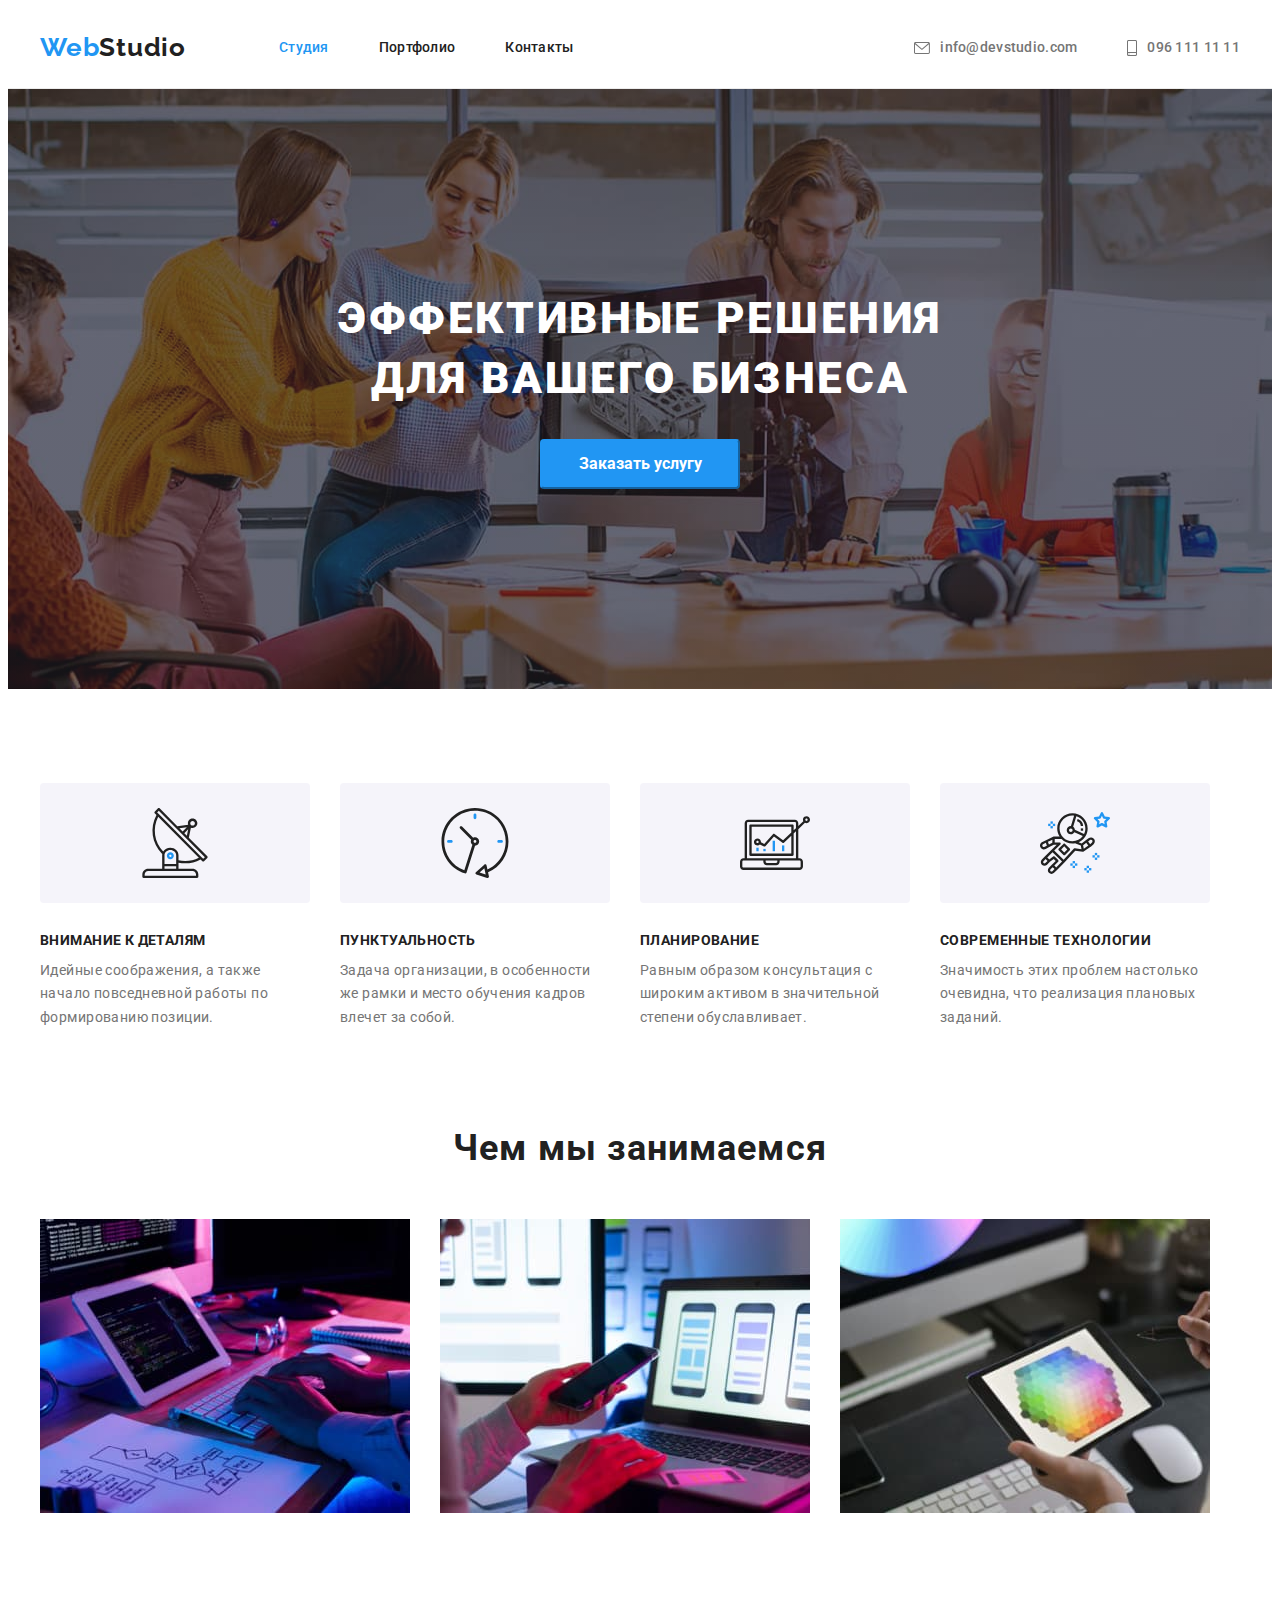
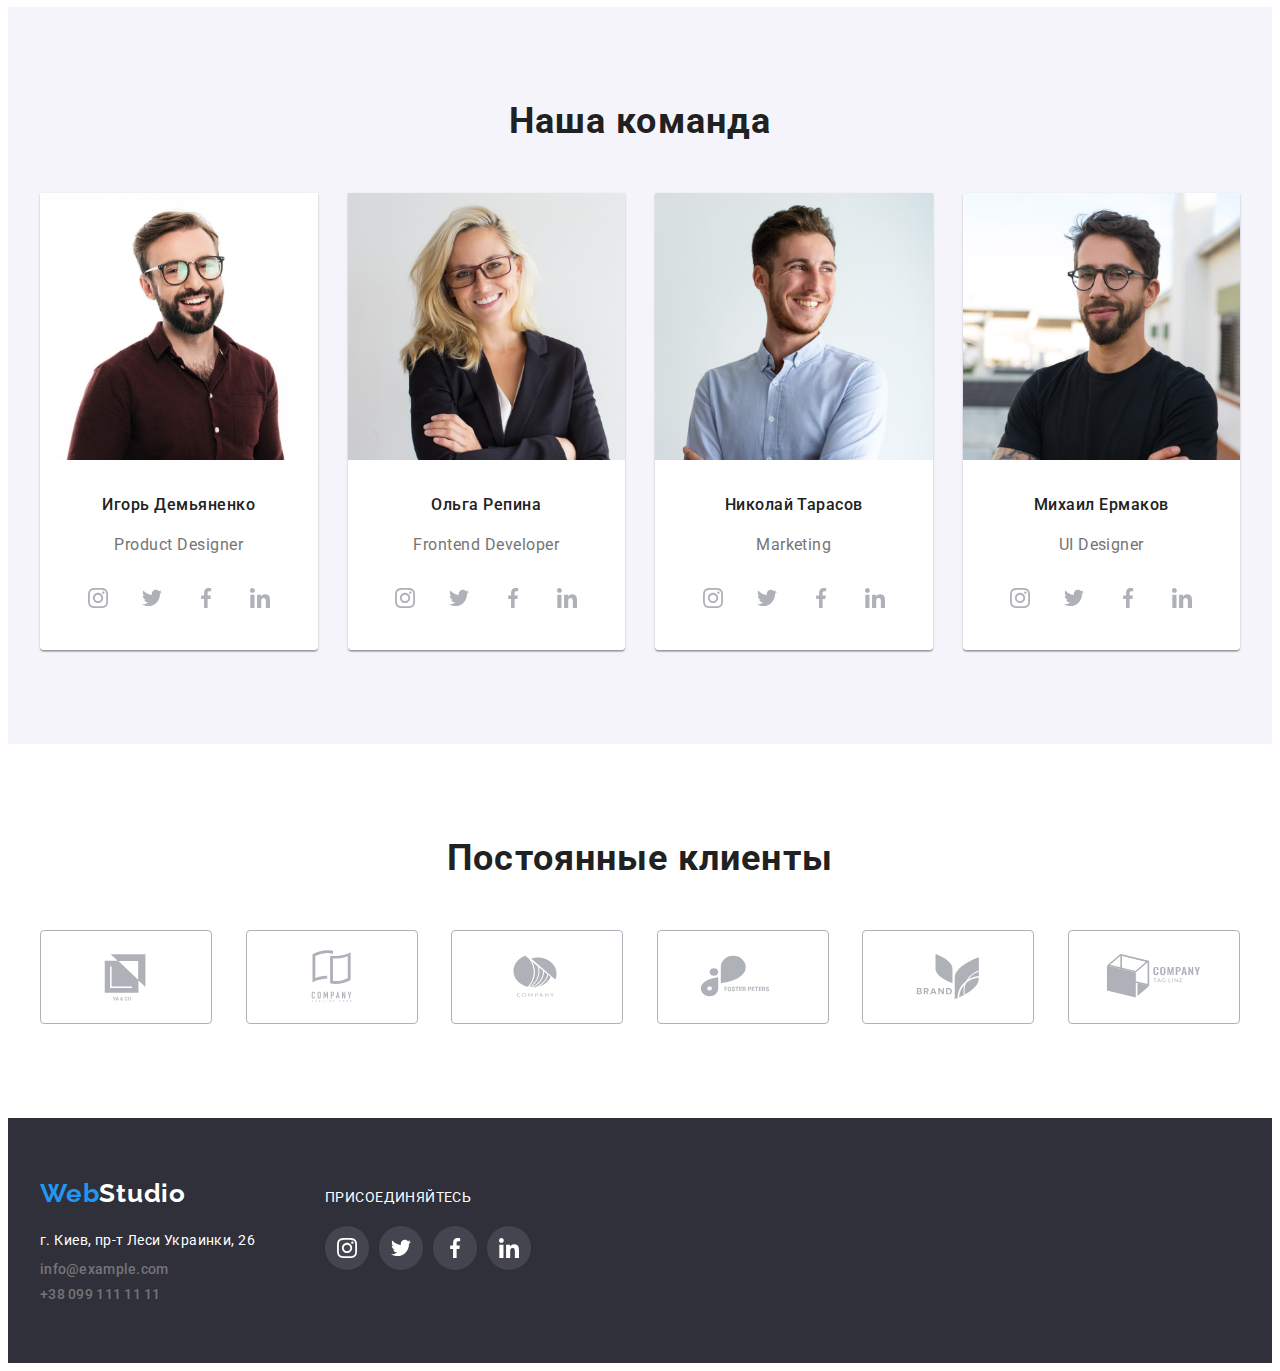
<file: index.html>
<!DOCTYPE html>
<html lang="ru">
  <head>
    <meta charset="UTF-8" />
    <meta http-equiv="X-UA-Compatible" content="IE=edge" />
    <meta name="viewport" content="width=device-width, initial-scale=1.0" />
    <title>WebStudio</title>
    <link rel="preconnect" href="https://fonts.googleapis.com" />
    <link rel="preconnect" href="https://fonts.gstatic.com" crossorigin />
    <link
      href="https://fonts.googleapis.com/css2?family=Raleway:wght@700&family=Roboto:wght@400;500;700;900&display=swap"
      rel="stylesheet"
    />
    <link
      rel="stylesheet"
      href="https://cdnjs.cloudflare.com/ajax/libs/modern-normalize/1.1.0/modern-normalize.min.css"
      integrity="sha512-wpPYUAdjBVSE4KJnH1VR1HeZfpl1ub8YT/NKx4PuQ5NmX2tKuGu6U/JRp5y+Y8XG2tV+wKQpNHVUX03MfMFn9Q=="
      crossorigin="anonymous"
      referrerpolicy="no-referrer"
    />
    <link rel="stylesheet" href="./css/styles.css" />
  </head>
  <body>
    <header class="header">
      <div class="container">
        <nav>
          <a class="logo-header" href="./index.html"><span>Web</span>Studio</a>
          <ul class="hdr-header list-none">
            <li><a class="cap-current" href="./index.html">Студия</a></li>
            <li><a class="cap" href="./portfolio.html">Портфолио</a></li>
            <li><a class="cap" href="./index.html">Контакты</a></li>
          </ul>
        </nav>
        <ul class="hdr-contact list-none">
          <li class="contacts-list">
            <a class="contact" href="mailto:info@devstudio.com">
              <svg class="icons-envelope" width="16" height="12">
                <use href="./images/icons.svg#icon-envelope"></use>
              </svg>
              info@devstudio.com</a
            >
          </li>
          <li class="contacts-list">
            <a class="contact" href="tel:+380961111111">
              <svg class="icons-tel" width="10" height="16">
                <use href="./images/icons.svg#icon-smartphone"></use>
              </svg>
              096 111 11 11</a
            >
          </li>
        </ul>
      </div>
    </header>
    <main>
      <section class="bg-main">
        <div class="container">
          <h1 class="hero-tittle">Эффективные решения для вашего бизнеса</h1>
          <button type="button" class="btn-main">Заказать услугу</button>
        </div>
      </section>

      <section class="benefits-example">
        <div class="container">
          <ul class="benefits list-none">
            <li class="benefits-list icon-antenna">
              <h4 class="benefits-tittle">Внимание к деталям</h4>
              <p>
                Идейные соображения, а также начало повседневной работы по формированию
                позиции.
              </p>
            </li>
            <li class="benefits-list icon-clock">
              <h4 class="benefits-tittle">Пунктуальность</h4>
              <p>
                Задача организации, в особенности же рамки и место обучения кадров влечет за
                собой.
              </p>
            </li>
            <li class="benefits-list icon-diagram">
              <h4 class="benefits-tittle">Планирование</h4>
              <p>
                Равным образом консультация с широким активом в значительной степени
                обуславливает.
              </p>
            </li>
            <li class="benefits-list icon-astronaut">
              <h4 class="benefits-tittle">Современные технологии</h4>
              <p>
                Значимость этих проблем настолько очевидна, что реализация плановых заданий.
              </p>
            </li>
          </ul>
        </div>
      </section>

      <section class="examples-section">
        <div class="container">
          <h2 class="what-we-do">Чем мы занимаемся</h2>
          <ul class="work-examples list-none">
            <li><img src="./images/work1.jpg" alt="работа" width="370" height="294" /></li>
            <li><img src="./images/work2.jpg" alt="работа" width="370" height="294" /></li>
            <li><img src="./images/work3.jpg" alt="работа" width="370" height="294" /></li>
          </ul>
        </div>
      </section>

      <section class="team">
        <div class="container">
          <h3>Наша команда</h3>
          <ul class="work-team list-none">
            <li class="about-team">
              <img src="./images/igor.jpg" alt="Игорь" width="270" height="260" />
              <div class="work-team-discraption">
                <h4>Игорь Демьяненко</h4>
                <p>Product Designer</p>
                <ul class="work-team-soc-list list-none">
                  <li class="work-team-soc-item">
                    <a href="" class="work-team-soclink">
                      <svg class="work-team-soclink-icon" width="20" height="20">
                        <use href="./images/icons.svg#icon-instagram"></use>
                      </svg>
                    </a>
                  </li>
                  <li class="work-team-soc-item">
                    <a href="" class="work-team-soclink">
                      <svg class="work-team-soclink-icon" width="20" height="20">
                        <use href="./images/icons.svg#icon-twitter"></use>
                      </svg>
                    </a>
                  </li>
                  <li class="work-team-soc-item">
                    <a href="" class="work-team-soclink">
                      <svg class="work-team-soclink-icon" width="20" height="20">
                        <use href="./images/icons.svg#icon-facebook"></use>
                      </svg>
                    </a>
                  </li>
                  <li class="work-team-soc-item">
                    <a href="" class="work-team-soclink">
                      <svg class="work-team-soclink-icon" width="20" height="20">
                        <use href="./images/icons.svg#icon-linkedin"></use>
                      </svg>
                    </a>
                  </li>
                </ul>
              </div>
            </li>
            <li class="about-team">
              <img src="./images/olha.jpg" alt="Ольга" width="270" height="260" />
              <div class="work-team-discraption">
                <h4>Ольга Репина</h4>
                <p>Frontend Developer</p>
                <ul class="work-team-soc-list list-none">
                  <li class="work-team-soc-item">
                    <a href="" class="work-team-soclink">
                      <svg class="work-team-soclink-icon" width="20" height="20">
                        <use href="./images/icons.svg#icon-instagram"></use>
                      </svg>
                    </a>
                  </li>
                  <li class="work-team-soc-item">
                    <a href="" class="work-team-soclink">
                      <svg class="work-team-soclink-icon" width="20" height="20">
                        <use href="./images/icons.svg#icon-twitter"></use>
                      </svg>
                    </a>
                  </li>
                  <li class="work-team-soc-item">
                    <a href="" class="work-team-soclink">
                      <svg class="work-team-soclink-icon" width="20" height="20">
                        <use href="./images/icons.svg#icon-facebook"></use>
                      </svg>
                    </a>
                  </li>
                  <li class="work-team-soc-item">
                    <a href="" class="work-team-soclink">
                      <svg class="work-team-soclink-icon" width="20" height="20">
                        <use href="./images/icons.svg#icon-linkedin"></use>
                      </svg>
                    </a>
                  </li>
                </ul>
              </div>
            </li>
            <li class="about-team">
              <img src="./images/nikolay.jpg" alt="Николай" width="270" height="260" />
              <div class="work-team-discraption">
                <h4>Николай Тарасов</h4>
                <p>Marketing</p>
                <ul class="work-team-soc-list list-none">
                  <li class="work-team-soc-item">
                    <a href="" class="work-team-soclink">
                      <svg class="work-team-soclink-icon" width="20" height="20">
                        <use href="./images/icons.svg#icon-instagram"></use>
                      </svg>
                    </a>
                  </li>
                  <li class="work-team-soc-item">
                    <a href="" class="work-team-soclink">
                      <svg class="work-team-soclink-icon" width="20" height="20">
                        <use href="./images/icons.svg#icon-twitter"></use>
                      </svg>
                    </a>
                  </li>
                  <li class="work-team-soc-item">
                    <a href="" class="work-team-soclink">
                      <svg class="work-team-soclink-icon" width="20" height="20">
                        <use href="./images/icons.svg#icon-facebook"></use>
                      </svg>
                    </a>
                  </li>
                  <li class="work-team-soc-item">
                    <a href="" class="work-team-soclink">
                      <svg class="work-team-soclink-icon" width="20" height="20">
                        <use href="./images/icons.svg#icon-linkedin"></use>
                      </svg>
                    </a>
                  </li>
                </ul>
              </div>
            </li>
            <li class="about-team">
              <img src="./images/miha.jpg" alt="Михаил" width="270" height="260" />
              <div class="work-team-discraption">
                <h4>Михаил Ермаков</h4>
                <p>UI Designer</p>
                <ul class="work-team-soc-list list-none">
                  <li class="work-team-soc-item">
                    <a href="" class="work-team-soclink">
                      <svg class="work-team-soclink-icon" width="20" height="20">
                        <use href="./images/icons.svg#icon-instagram"></use>
                      </svg>
                    </a>
                  </li>
                  <li class="work-team-soc-item">
                    <a href="" class="work-team-soclink">
                      <svg class="work-team-soclink-icon" width="20" height="20">
                        <use href="./images/icons.svg#icon-twitter"></use>
                      </svg>
                    </a>
                  </li>
                  <li class="work-team-soc-item">
                    <a href="" class="work-team-soclink">
                      <svg class="work-team-soclink-icon" width="20" height="20">
                        <use href="./images/icons.svg#icon-facebook"></use>
                      </svg>
                    </a>
                  </li>
                  <li class="work-team-soc-item">
                    <a href="" class="work-team-soclink">
                      <svg class="work-team-soclink-icon" width="20" height="20">
                        <use href="./images/icons.svg#icon-linkedin"></use>
                      </svg>
                    </a>
                  </li>
                </ul>
              </div>
            </li>
          </ul>
        </div>
      </section>
      <section class="regular-clients">
        <div class="container">
          <h2 class="regular-customers-tittle">Постоянные клиенты</h2>
          <ul class="regular-customers list-none">
            <li class="customers-list">
              <a href="" class="customers-list-link">
                <svg class="custumers-list-icon" width="106" height="60">
                  <use href="./images/icons.svg#icon-yago"></use>
                </svg>
              </a>
            </li>
            <li class="customers-list">
              <a href="" class="customers-list-link">
                <svg class="custumers-list-icon" width="106" height="60">
                  <use href="./images/icons.svg#icon-company-th"></use>
                </svg>
              </a>
            </li>
            <li class="customers-list">
              <a href="" class="customers-list-link">
                <svg class="custumers-list-icon" width="106" height="60">
                  <use href="./images/icons.svg#icon-company"></use>
                </svg>
              </a>
            </li>
            <li class="customers-list">
              <a href="" class="customers-list-link">
                <svg class="custumers-list-icon" width="106" height="60">
                  <use href="./images/icons.svg#icon-foster-peters"></use>
                </svg>
              </a>
            </li>
            <li class="customers-list">
              <a href="" class="customers-list-link">
                <svg class="custumers-list-icon" width="106" height="60">
                  <use href="./images/icons.svg#icon-brand"></use>
                </svg>
              </a>
            </li>
            <li class="customers-list">
              <a href="" class="customers-list-link">
                <svg class="custumers-list-icon" width="106" height="60">
                  <use href="./images/icons.svg#icon-company-tl"></use>
                </svg>
              </a>
            </li>
          </ul>
        </div>
      </section>
    </main>

    <footer class="bg-footer">
      <div class="container">
        <div class="footer-flex">
          <a class="logo-footer" href="./index.html"><span>Web</span>Studio</a>
          <address>
            <ul class="hdr list-none">
              <li>
                <a
                  class="contact-adress"
                  href="https://goo.gl/maps/qadkMELX9ctfgKhd9"
                  target="_blank"
                  >г. Киев, пр-т Леси Украинки, 26</a
                >
              </li>
              <li><a class="contact" href="mailto:info@example.com">info@example.com</a></li>
              <li><a class="contact" href="tel:+380991111111">+38 099 111 11 11</a></li>
            </ul>
          </address>
        </div>
        <div class="footer-flex contacts-icon">
          <p class="footer-text">присоединяйтесь</p>
          <ul class="footer-contacts-list list-none">
            <li class="work-footer-soc-item">
              <a href="" class="work-footer-soclink">
                <svg class="contact-soclink-icon" width="20" height="20">
                  <use href="./images/icons.svg#icon-instagram"></use>
                </svg>
              </a>
            </li>
            <li class="work-footer-soc-item">
              <a href="" class="work-footer-soclink">
                <svg class="contact-soclink-icon" width="20" height="20">
                  <use href="./images/icons.svg#icon-twitter"></use>
                </svg>
              </a>
            </li>
            <li class="work-footer-soc-item">
              <a href="" class="work-footer-soclink">
                <svg class="contact-soclink-icon" width="20" height="20">
                  <use href="./images/icons.svg#icon-facebook"></use>
                </svg>
              </a>
            </li>
            <li class="work-footer-soc-item">
              <a href="" class="work-footer-soclink">
                <svg class="contact-soclink-icon" width="20" height="20">
                  <use href="./images/icons.svg#icon-linkedin"></use>
                </svg>
              </a>
            </li>
          </ul>
        </div>
      </div>
    </footer>
  </body>
</html>
</file>
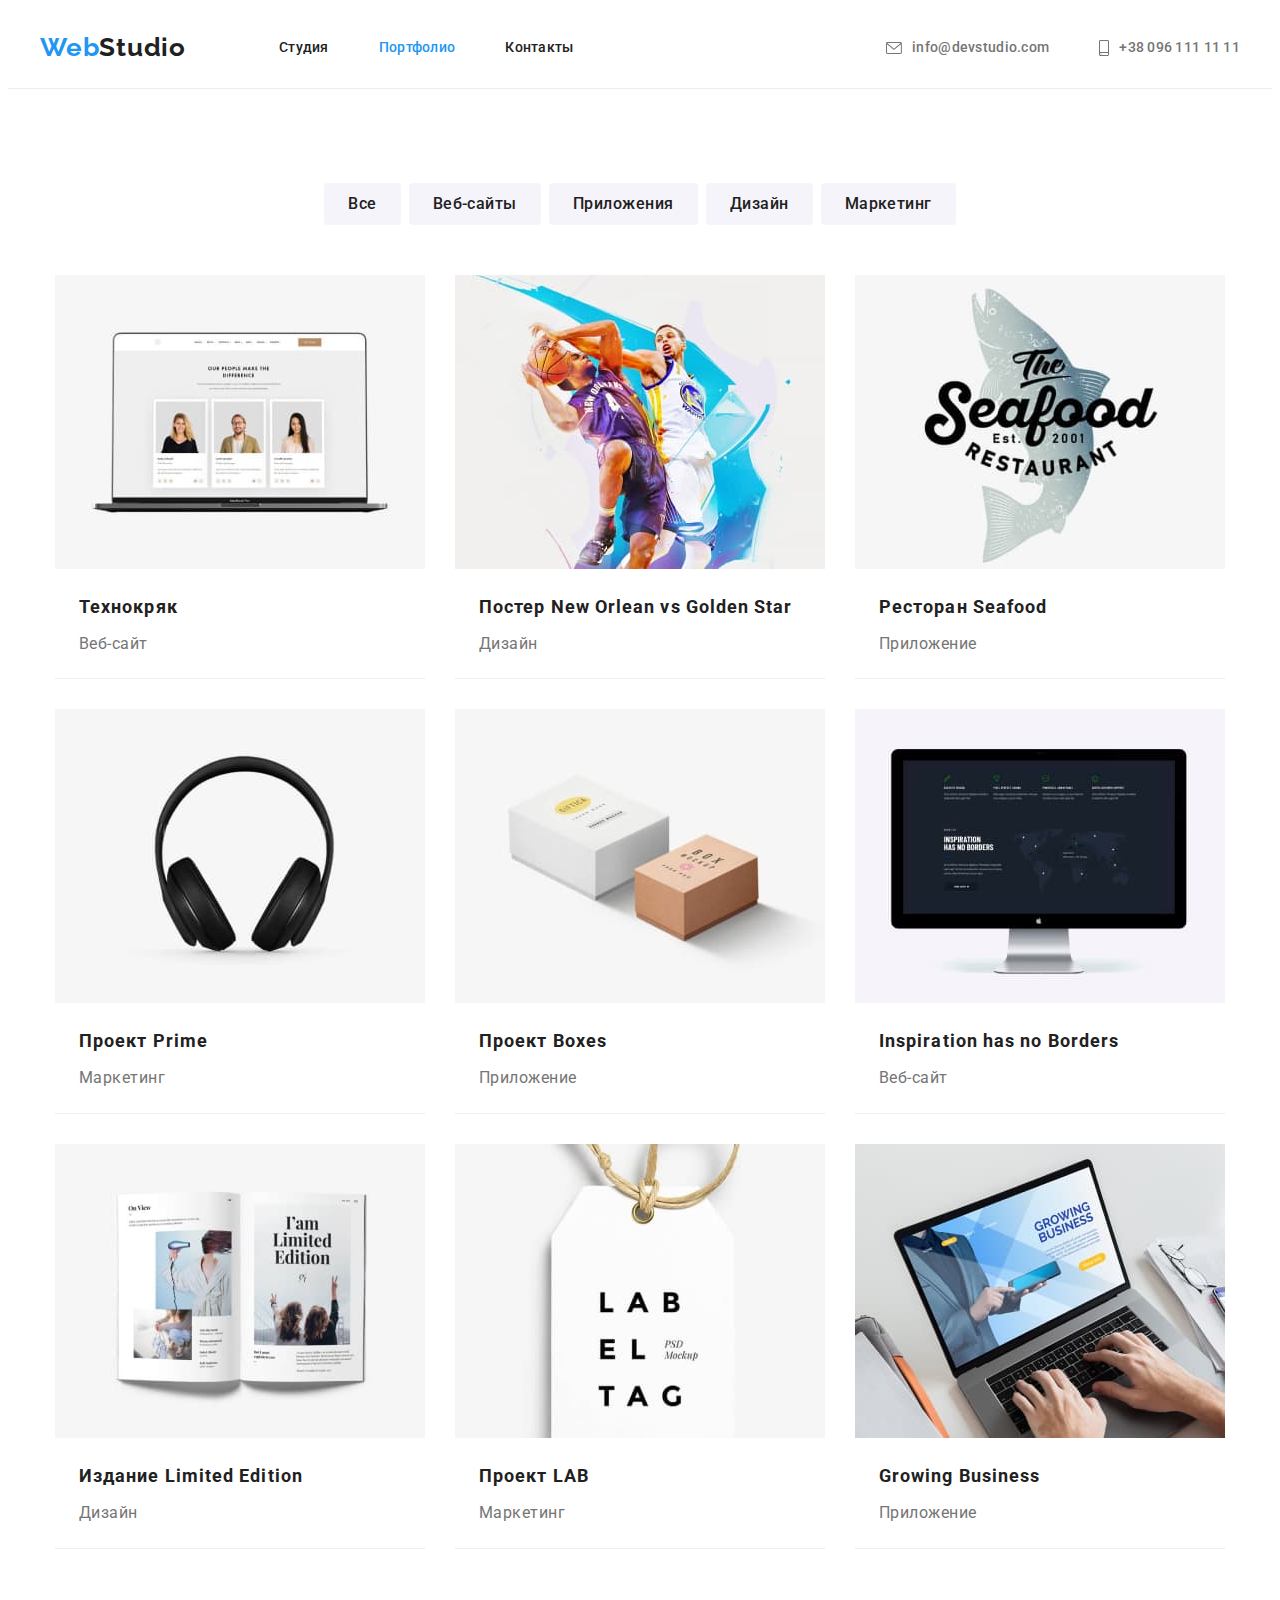
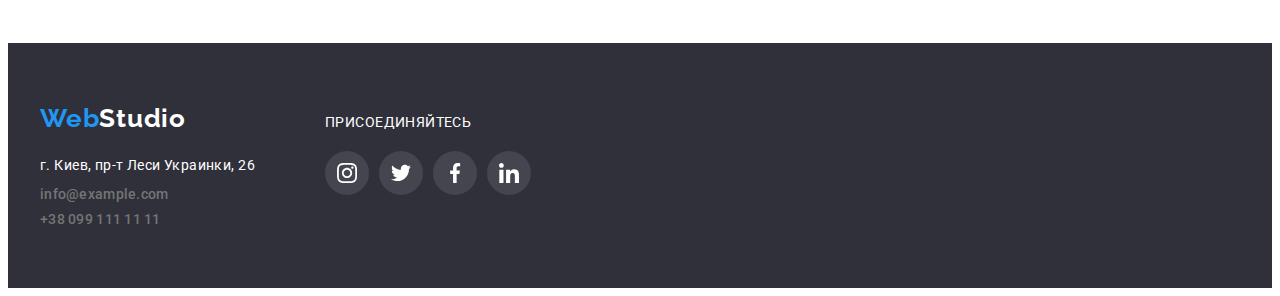
<file: portfolio.html>
<!DOCTYPE html>
<html lang="en">
  <head>
    <meta charset="UTF-8" />
    <meta http-equiv="X-UA-Compatible" content="IE=edge" />
    <meta name="viewport" content="width=device-width, initial-scale=1.0" />
    <title>Portfolio</title>
    <link rel="preconnect" href="https://fonts.googleapis.com" />
    <link rel="preconnect" href="https://fonts.gstatic.com" crossorigin />
    <link
      href="https://fonts.googleapis.com/css2?family=Raleway:wght@700&family=Roboto:wght@400;500;700;900&display=swap"
      rel="stylesheet"
    />
    <link
      rel="stylesheet"
      href="https://cdnjs.cloudflare.com/ajax/libs/modern-normalize/1.1.0/modern-normalize.min.css"
      integrity="sha512-wpPYUAdjBVSE4KJnH1VR1HeZfpl1ub8YT/NKx4PuQ5NmX2tKuGu6U/JRp5y+Y8XG2tV+wKQpNHVUX03MfMFn9Q=="
      crossorigin="anonymous"
      referrerpolicy="no-referrer"
    />
    <link rel="stylesheet" href="./css/styles.css" />
  </head>
  <body>
    <header class="header">
      <div class="container">
        <a class="logo-header" href="./index.html"><span>Web</span>Studio</a>
        <nav>
          <ul class="hdr-header list-none">
            <li><a class="cap" href="./index.html">Студия</a></li>
            <li><a class="cap-current" href="./portfolio.html">Портфолио</a></li>
            <li><a class="cap" href="./index.html">Контакты</a></li>
          </ul>
        </nav>
        <ul class="hdr-contact list-none">
          <li class="contacts-list">
            <a class="contact" href="mailto:info@devstudio.com"
              ><svg class="icons-envelope" width="16" height="12">
                <use href="./images/icons.svg#icon-envelope"></use></svg
              >info@devstudio.com</a
            >
          </li>
          <li class="contacts-list">
            <a class="contact" href="tel:+380961111111">
              <svg class="icons-tel" width="10" height="16">
                <use href="./images/icons.svg#icon-smartphone"></use></svg
              >+38 096 111 11 11</a
            >
          </li>
        </ul>
      </div>
    </header>
    <main>
      <section class="portfolio-examples">
        <div class="container">
          <h2 class="visually-hidden">Кнопки</h2>
          <ul class="menu-btn list-none">
            <li><button type="button" class="btn">Все</button></li>
            <li><button type="button" class="btn">Веб-сайты</button></li>
            <li><button type="button" class="btn">Приложения</button></li>
            <li><button type="button" class="btn">Дизайн</button></li>
            <li><button type="button" class="btn">Маркетинг</button></li>
          </ul>
          <ul class="examples list-none">
            <li class="examples-list">
              <a class="examples-list-link" href="">
                <img src="./images/portfolio/img1.jpg" alt="img1" width="370" height="294" />
                <div class="portfolio-examles-discraption">
                  <h4>Технокряк</h4>
                  <p>Веб-сайт</p>
                </div>
              </a>
            </li>
            <li class="examples-list">
              <a class="examples-list-link" href="">
                <img src="./images/portfolio/img2.jpg" alt="img2" width="370" height="294" />
                <div class="portfolio-examles-discraption">
                  <h4>Постер New Orlean vs Golden Star</h4>
                  <p>Дизайн</p>
                </div>
              </a>
            </li>
            <li class="examples-list">
              <a class="examples-list-link" href="">
                <img src="./images/portfolio/img3.jpg" alt="img3" width="370" height="294" />

                <div class="portfolio-examles-discraption">
                  <h4>Ресторан Seafood</h4>
                  <p>Приложение</p>
                </div>
              </a>
            </li>
            <li class="examples-list">
              <a class="examples-list-link" href="">
                <img src="./images/portfolio/img4.jpg" alt="img4" width="370" height="294" />
                <div class="portfolio-examles-discraption">
                  <h4>Проект Prime</h4>
                  <p>Маркетинг</p>
                </div>
              </a>
            </li>
            <li class="examples-list">
              <a class="examples-list-link" href="">
                <img src="./images/portfolio/img5.jpg" alt="img5" width="370" height="294" />
                <div class="portfolio-examles-discraption">
                  <h4>Проект Boxes</h4>
                  <p>Приложение</p>
                </div>
              </a>
            </li>
            <li class="examples-list">
              <a class="examples-list-link" href="">
                <img src="./images/portfolio/img6.jpg" alt="img6" width="370" height="294" />
                <div class="portfolio-examles-discraption">
                  <h4>Inspiration has no Borders</h4>
                  <p>Веб-сайт</p>
                </div>
              </a>
            </li>
            <li class="examples-list">
              <a class="examples-list-link" href="">
                <img src="./images/portfolio/img7.jpg" alt="img7" width="370" height="294" />
                <div class="portfolio-examles-discraption">
                  <h4>Издание Limited Edition</h4>
                  <p>Дизайн</p>
                </div>
              </a>
            </li>
            <li class="examples-list">
              <a class="examples-list-link" href="">
                <img src="./images/portfolio/img8.jpg" alt="img8" width="370" height="294" />
                <div class="portfolio-examles-discraption">
                  <h4>Проект LAB</h4>
                  <p>Маркетинг</p>
                </div>
              </a>
            </li>
            <li class="examples-list">
              <a class="examples-list-link" href="">
                <img src="./images/portfolio/img9.jpg" alt="img9" width="370" height="294" />
                <div class="portfolio-examles-discraption">
                  <h4>Growing Business</h4>
                  <p>Приложение</p>
                </div>
              </a>
            </li>
          </ul>
        </div>
      </section>
    </main>
    <footer class="bg-footer">
      <div class="container">
        <div class="footer-flex">
          <a class="logo-footer" href="./index.html"><span>Web</span>Studio</a>
          <address>
            <ul class="hdr list-none">
              <li>
                <a
                  class="contact-adress"
                  href="https://goo.gl/maps/qadkMELX9ctfgKhd9"
                  target="_blank"
                  >г. Киев, пр-т Леси Украинки, 26</a
                >
              </li>
              <li><a class="contact" href="mailto:info@example.com">info@example.com</a></li>
              <li><a class="contact" href="tel:+380991111111">+38 099 111 11 11</a></li>
            </ul>
          </address>
        </div>
        <div class="footer-flex contacts-icon">
          <p class="footer-text">присоединяйтесь</p>
          <ul class="footer-contacts-list list-none">
            <li class="work-footer-soc-item">
              <a href="" class="work-footer-soclink">
                <svg class="contact-soclink-icon" width="20" height="20">
                  <use href="./images/icons.svg#icon-instagram"></use>
                </svg>
              </a>
            </li>
            <li class="work-footer-soc-item">
              <a href="" class="work-footer-soclink">
                <svg class="contact-soclink-icon" width="20" height="20">
                  <use href="./images/icons.svg#icon-twitter"></use>
                </svg>
              </a>
            </li>
            <li class="work-footer-soc-item">
              <a href="" class="work-footer-soclink">
                <svg class="contact-soclink-icon" width="20" height="20">
                  <use href="./images/icons.svg#icon-facebook"></use>
                </svg>
              </a>
            </li>
            <li class="work-footer-soc-item">
              <a href="" class="work-footer-soclink">
                <svg class="contact-soclink-icon" width="20" height="20">
                  <use href="./images/icons.svg#icon-linkedin"></use>
                </svg>
              </a>
            </li>
          </ul>
        </div>
      </div>
    </footer>
  </body>
</html>
</file>
<file: css/styles.css>
/* шрифти: Roboto 400 500 700 900, Raleway(лого) 700 */
.visually-hidden {
  position: absolute;
  white-space: nowrap;
  width: 1px;
  height: 1px;
  overflow: hidden;
  border: 0;
  padding: 0;
  clip: rect(0 0 0 0);
  clip-path: inset(50%);
  margin: -1px;
}

:root {
  --main-text-color: #212121;
  --main-focus-text-blue: #2196f3;
  --main-white-color: #ffffff;
  --color-contact: #757575;
  --color-footer: #2f303a;
  --color-bg-btn: #f5f4fa;
  --icons-main: rgba(175, 177, 184, 1);
}
/* загальне до всіх сторінок застосовується */
p,
h1,
h2,
h3,
h4 {
  margin: 0;
}
ul,
ol {
  margin: 0;
  padding-left: 0;
}
button {
  cursor: pointer;
}
img {
  display: block;
  width: 100%;
  height: auto;
}
body {
  font-family: "Roboto", sans-serif;
  font-style: normal;
  color: var(--main-text-color);
}
[href] {
  text-decoration: none;
}
.list-none {
  list-style-type: none;
}
/* ----------------------------------------------------------- */

/* лого */

.logo-header {
  display: block;
  font-family: "Raleway", sans-serif;
  font-style: normal;
  font-weight: 700;
  font-size: 26px;
  line-height: 1.19;
  letter-spacing: 0.03em;
  padding-top: 24px;
  padding-bottom: 25px;
}
.logo-footer > span {
  color: var(--main-focus-text-blue);
}
.logo-footer {
  color: var(--main-white-color);
}
.logo-header > span {
  color: var(--main-focus-text-blue);
}
.logo-header {
  color: var(--main-text-color);
  margin-right: 93px;
}
.header .container {
  display: flex;
}
.header nav {
  display: flex;
}
.header nav li:not(:last-child) {
  margin-right: 50px;
}
.hdr-contact {
  display: flex;
  align-items: center;
  margin-left: auto;
}
.hdr-contact li:not(:last-child) {
  margin-right: 50px;
}

.hdr-header {
  display: flex;
  align-items: center;
}
.cap,
.cap-current {
  display: block;
}
.hdr-contact .contact {
  display: block;
}
.bg-main .container {
  display: flex;
  flex-direction: column;
  align-items: center;
}
/* вибрана сторінка, постійно підсвічується в меню */
.hdr .cap-current {
  font-weight: 500;
  font-size: 14px;
  line-height: 1.14;
  letter-spacing: 0.02em;
  color: var(--main-focus-text-blue);
}
.hdr-header .cap-current {
  font-weight: 500;
  font-size: 14px;
  line-height: 1.14;
  letter-spacing: 0.02em;
  color: var(--main-focus-text-blue);
}
.hdr-header .cap {
  font-weight: 500;
  font-size: 14px;
  line-height: 1.14;
  letter-spacing: 0.02em;
  text-decoration: var(--main-text-color);
  color: inherit;
}
.hdr-header .cap:hover,
.hdr-header .cap:focus,
.hdr-header .cap:active {
  color: var(--main-focus-text-blue);
}

/* меню */
.hdr .cap {
  font-weight: 500;
  font-size: 14px;
  line-height: 1.14;
  letter-spacing: 0.02em;
  text-decoration: var(--main-text-color);
  color: inherit;
}
.hdr .cap:hover,
.hdr .cap:focus,
.hdr .cap:active {
  color: var(--main-focus-text-blue);
}
/* телефон та мейл в header і footer */
.contact-adress {
  display: block;
  color: var(--main-white-color);
  font-family: "Roboto";
  font-style: normal;
  font-weight: 400;
  font-size: 14px;
  line-height: 1.71;
  letter-spacing: 0.03em;
}
.contact-adress:hover,
.contact-adress:focus {
  color: var(--main-focus-text-blue);
}

.hdr-contact .contact {
  font-style: normal;
  font-weight: 500;
  font-size: 14px;
  line-height: 1.14;
  letter-spacing: 0.02em;
  color: var(--color-contact);
}
.hdr-contact .contact:hover,
.hdr-contact .contact:focus,
.hdr-contact .contact:active {
  color: var(--main-focus-text-blue);
}

.hdr .contact {
  display: block;
  font-style: normal;
  font-weight: 500;
  font-size: 14px;
  line-height: 1.14;
  letter-spacing: 0.02em;
  color: var(--color-contact);
}
.hdr .contact:hover,
.hdr .contact:focus,
.hdr .contact:active {
  color: var(--main-focus-text-blue);
}
.contacts-list .contact {
  display: flex;
  align-items: center;
}
.icons-envelope {
  margin-right: 10px;
  fill: currentColor;
}

.icons-tel {
  margin-right: 10px;
  fill: currentColor;
}

/* головна сторінка */
.bg-main {
  padding-top: 200px;
  padding-bottom: 200px;
  text-align: center;
  background-color: var(--color-footer);
  color: var(--main-white-color);
  background-image: linear-gradient(rgba(47, 48, 58, 0.4), rgba(47, 48, 58, 0.4)),
    url(../images/bg-main.jpg);

  background-repeat: no-repeat;
  background-position: center;
  background-size: cover;
  max-width: 1600px;
  margin: 0 auto;
}
.hero-tittle {
  width: 696px;
  font-weight: 900;
  font-size: 44px;
  line-height: 1.36;
  letter-spacing: 0.06em;
  text-transform: uppercase;
  color: var(--main-white-color);
  text-align: center;
  margin-bottom: 30px;
}
/* кнопка на головній */
.btn-main {
  display: block;
  text-align: center;
  background-color: var(--main-focus-text-blue);
  color: var(--main-white-color);
  border-color: var(--main-focus-text-blue);
  font-weight: 700;
  font-size: 16px;
  line-height: 1.87;
  width: 200px;
  height: 50px;
  font-family: inherit;
  border-radius: 4px;
}
.benefits h4 {
  font-weight: 700;
  font-size: 14px;
  line-height: 1.14;
  letter-spacing: 0.03em;
  text-transform: uppercase;
  width: 270px;
}
.benefits p {
  font-size: 14px;
  line-height: 1.71;
  letter-spacing: 0.03em;
  color: var(--color-contact);
  width: 270px;
  height: 75px;
}
.benefits {
  display: flex;
}
.benefits li:not(:last-child) {
  margin-right: 30px;
}
.benefits-tittle {
  margin-bottom: 10px;
}
.benefits-example {
  padding-top: 94px;
  padding-bottom: 94px;
}
.benefits-list::before {
  display: block;
  content: "";
  height: 120px;
  background-color: var(--color-bg-btn);
  background-position: center;
  background-repeat: no-repeat;
  border-radius: 4px;
  margin-bottom: 30px;
}
.icon-antenna::before {
  background-image: url(../images/antenna.svg);
}
.icon-clock::before {
  background-image: url(..//images/clock.svg);
}
.icon-diagram::before {
  background-image: url(..//images/diagram.svg);
}
.icon-astronaut::before {
  background-image: url(..//images/astronaut.svg);
}
.examples-section {
  padding-bottom: 94px;
}

.examples-list:not(:nth-last-child(-n + 3)) {
  margin-bottom: 30px;
}
.examples-list {
  border-bottom: 1px solid rgba(238, 238, 238, 1);
}
.examples-list-link:hover,
.examples-list-link:focus {
  box-shadow: 0px 1px 1px rgba(0, 0, 0, 0.12), 0px 4px 4px rgba(0, 0, 0, 0.06),
    1px 4px 6px rgba(0, 0, 0, 0.16);
}
.examples-list-link {
  display: inline-block;
}
.team {
  text-align: center;
  padding-top: 94px;
  padding-bottom: 94px;
  background-color: #f5f4fa;
}
.what-we-do {
  font-weight: 700;
  font-size: 36px;
  line-height: 1.16;
  text-align: center;
  letter-spacing: 0.03em;
}
.work-examples {
  display: flex;
}
.work-examples li:not(:last-child) {
  margin-right: 30px;
}
.team h3 {
  text-align: center;
  font-weight: 700;
  font-size: 36px;
  line-height: 1.16;
  letter-spacing: 0.03em;
  margin-bottom: 50px;
}
.what-we-do {
  margin-bottom: 50px;
}
.work-team {
  display: flex;
}
.about-team:not(:last-child) {
  margin-right: 30px;
}

.about-team {
  box-shadow: 0px 1px 3px rgba(0, 0, 0, 0.12), 0px 1px 1px rgba(0, 0, 0, 0.14),
    0px 2px 1px rgba(0, 0, 0, 0.2);
  border-radius: 0px 0px 4px 4px;
}

.team h4 {
  font-weight: 500;
  font-size: 16px;
  line-height: 1.87;
  letter-spacing: 0.03em;
  margin-bottom: 10px;
}
.team p {
  font-size: 16px;
  line-height: 1.87;
  letter-spacing: 0.03em;
  color: var(--color-contact);
  margin-bottom: 16px;
}
.work-team-soc-list {
  display: flex;
  justify-content: center;
}
.work-team-soc-item {
  width: 44px;
  height: 44px;
  margin-right: 10px;
}
.work-team-soc-item:last-child {
  margin-right: 0px;
}
.work-team-soclink {
  width: 100%;
  height: 100%;
  background-color: var(--main-white-color);
  border-radius: 50%;
  display: flex;
  align-items: center;
  justify-content: center;
}
.work-team-soclink-icon {
  fill: var(--icons-main);
}
.work-team-soclink:hover,
.work-team-soclink:focus {
  background-color: var(--main-focus-text-blue);
}
.work-team-soclink:hover .work-team-soclink-icon {
  fill: var(--main-white-color);
}
.regular-customers {
  display: flex;
  justify-content: space-between;
}
.customers-list-link:hover,
.customers-list-link:focus {
  border-color: var(--main-focus-text-blue);
}
.customers-list-link:hover .custumers-list-icon,
.customers-list-link:focus .custumers-list-icon {
  fill: var(--main-focus-text-blue);
}
.customers-list-link {
  display: flex;
  justify-content: center;
  align-items: center;
  width: 170px;
  height: 92px;
  border: 1px solid #afb1b8;
  border-radius: 4px;
}
.custumers-list-icon {
  fill: var(--icons-main);
}
.regular-customers-tittle {
  margin-top: 0px;
  margin-bottom: 50px;
  text-align: center;
  font-weight: 700;
  font-size: 36px;
  line-height: 1.16;
  letter-spacing: 0.03em;
}
.regular-clients {
  padding: 94px 0px;
}
.logo-footer {
  display: block;
  font-family: "Raleway", sans-serif;
  font-style: normal;
  font-weight: 700;
  font-size: 26px;
  line-height: 1.19;
  letter-spacing: 0.03em;
  margin-bottom: 20px;
}

.bg-footer {
  background-color: var(--color-footer);
  color: var(--main-white-color);
  padding-bottom: 60px;
  padding-top: 60px;
}
.footer-text {
  font-family: "Roboto";
  font-style: normal;
  font-size: 14px;
  line-height: 1.14;
  letter-spacing: 0.03em;
  text-transform: uppercase;
  color: #ffffff;
  margin-bottom: 20px;
}
.bg-footer .container {
  display: flex;
  align-items: baseline;
}
.footer-flex.contacts-icon {
  margin-left: 70px;
}
.footer-contacts-list {
  display: flex;
}
.work-footer-soc-item {
  border-radius: 50%;
  display: flex;
  align-items: center;
  justify-content: center;
  width: 44px;
  height: 44px;
}
.contact-soclink-icon {
  fill: var(--main-white-color);
}

.work-footer-soclink:hover .contact-soclink-icon {
  fill: var(--main-white-color);
}
.work-footer-soclink:hover,
.work-footer-soclink:focus {
  background-color: var(--main-focus-text-blue);
}
.work-footer-soclink {
  width: 100%;
  height: 100%;
  background-color: rgba(255, 255, 255, 0.1);
  border-radius: 50%;
  display: flex;
  align-items: center;
  justify-content: center;
}
.work-footer-soc-item:not(:last-child) {
  margin-right: 10px;
}
/* потфоліо сторінка */

/* кнопки на сторінці портфоліо */
.btn {
  font-weight: 500;
  font-size: 16px;
  line-height: 1.6;
  letter-spacing: 0.03em;
  font-family: inherit;
  border-color: transparent;
  background: var(--color-bg-btn);
  color: var(--main-text-color);
  border-radius: 4px;
  padding: 6px 22px;
  width: auto;
  text-align: center;
}
.btn:hover,
.btn:focus,
.btn:active {
  color: var(--main-white-color);
  background-color: var(--main-focus-text-blue);
  border-radius: 4px;
  font-family: inherit;
  box-shadow: 0px 3px 1px rgba(0, 0, 0, 0.1), 0px 1px 2px rgba(0, 0, 0, 0.08),
    0px 2px 2px rgba(0, 0, 0, 0.12);
}
.menu-btn {
  display: flex;
  justify-content: center;
  margin-bottom: 50px;
  margin-right: auto;
  margin-left: auto;
}

.menu-btn li:not(:last-child) {
  margin-right: 8px;
}
.examples {
  display: flex;
  flex-wrap: wrap;
  justify-content: center;
}

.examples li:not(:nth-child(3n + 3)) {
  margin-right: 30px;
}

.examples h4 {
  font-weight: 700;
  font-size: 18px;
  line-height: 2;
  letter-spacing: 0.06em;
  margin-bottom: 4px;
  color: var(--main-text-color);
}
.examples p {
  font-size: 16px;
  line-height: 1.87;
  letter-spacing: 0.03em;
  color: var(--color-contact);
}

.portfolio-examples {
  padding-top: 94px;
  padding-bottom: 94px;
}
.portfolio-examles-discraption {
  padding: 20px 24px;
}
.header {
  border-bottom: 1px solid rgba(236, 236, 236, 1);
}

.container {
  width: 1200px;
  margin: 0 auto;
  padding-left: 15px;
  padding-right: 15px;
  /* outline: 1px solid red; */
}

.work-team-discraption {
  padding-top: 30px;
  padding-bottom: 30px;
  background-color: var(--main-white-color);
  border-radius: 0px 0px 4px 4px;
}

.bg-footer .hdr li:not(:last-child) {
  margin-bottom: 9px;
}
</file>
